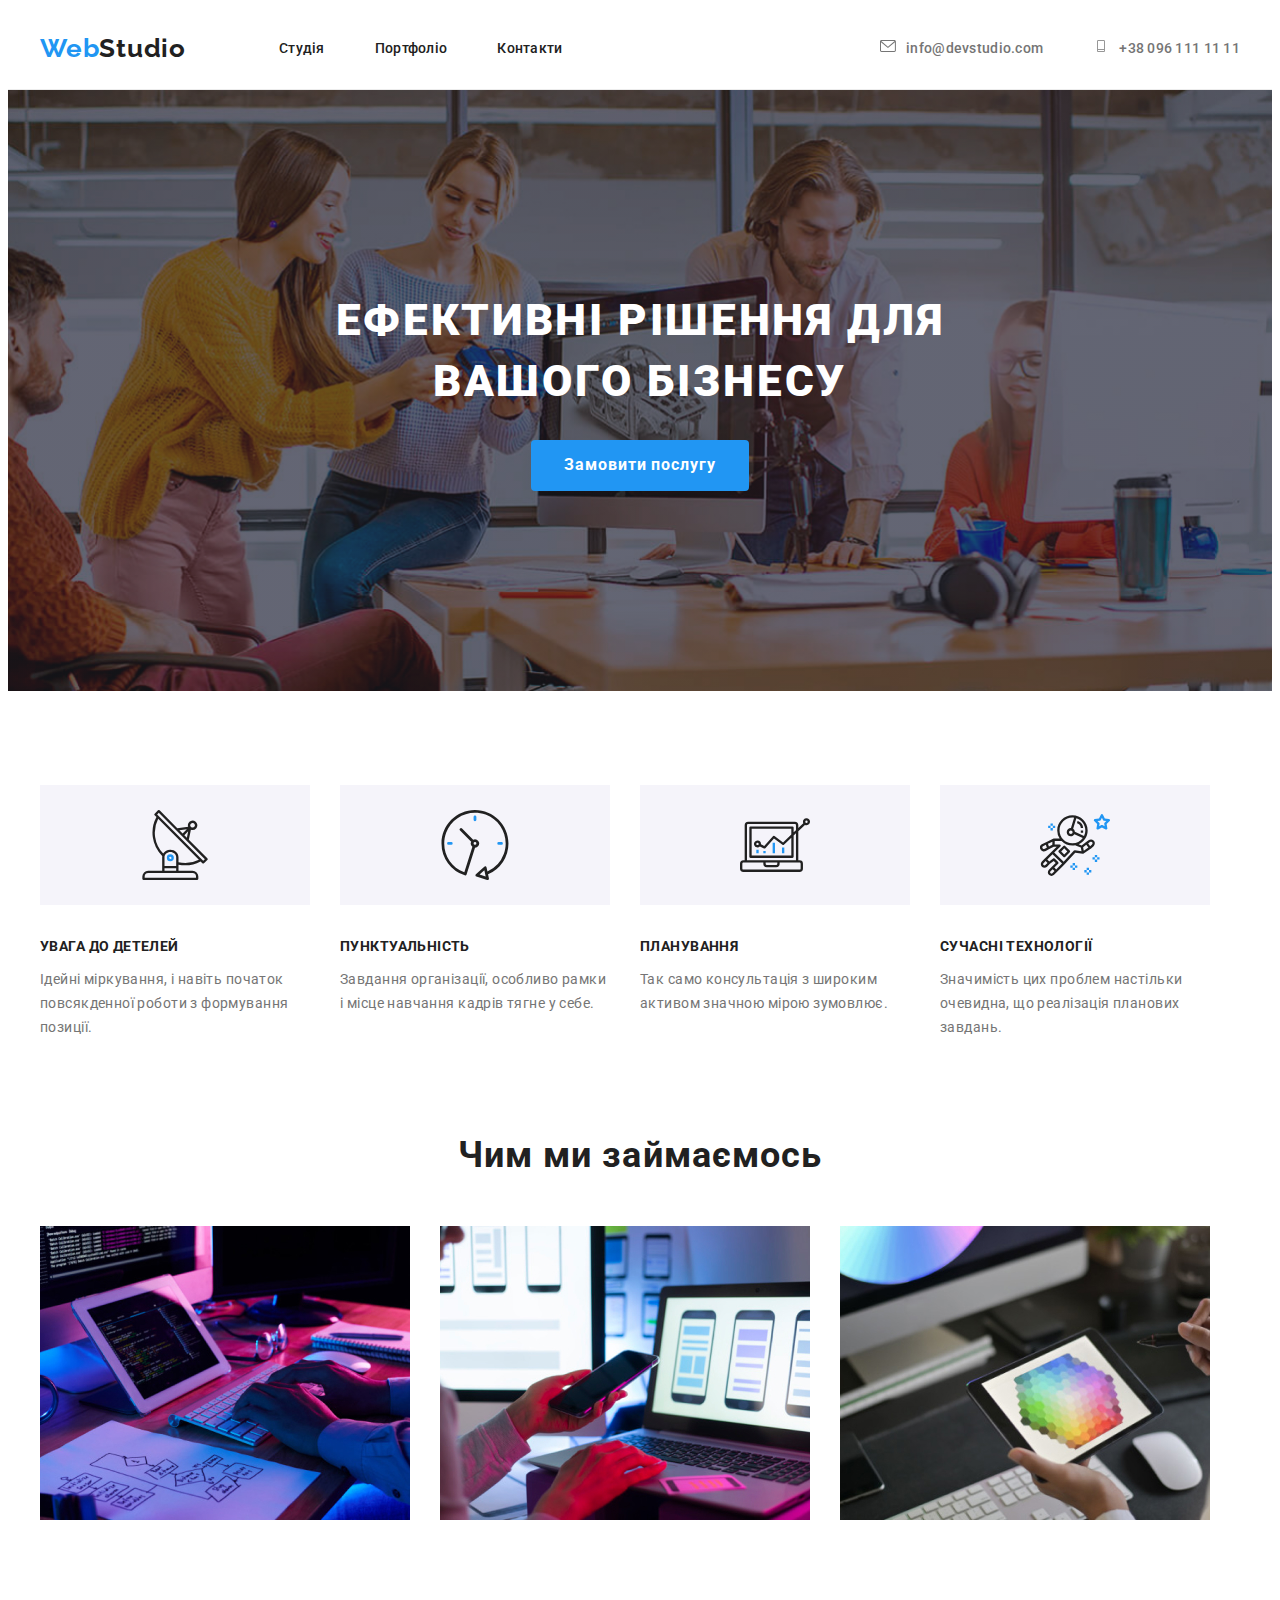
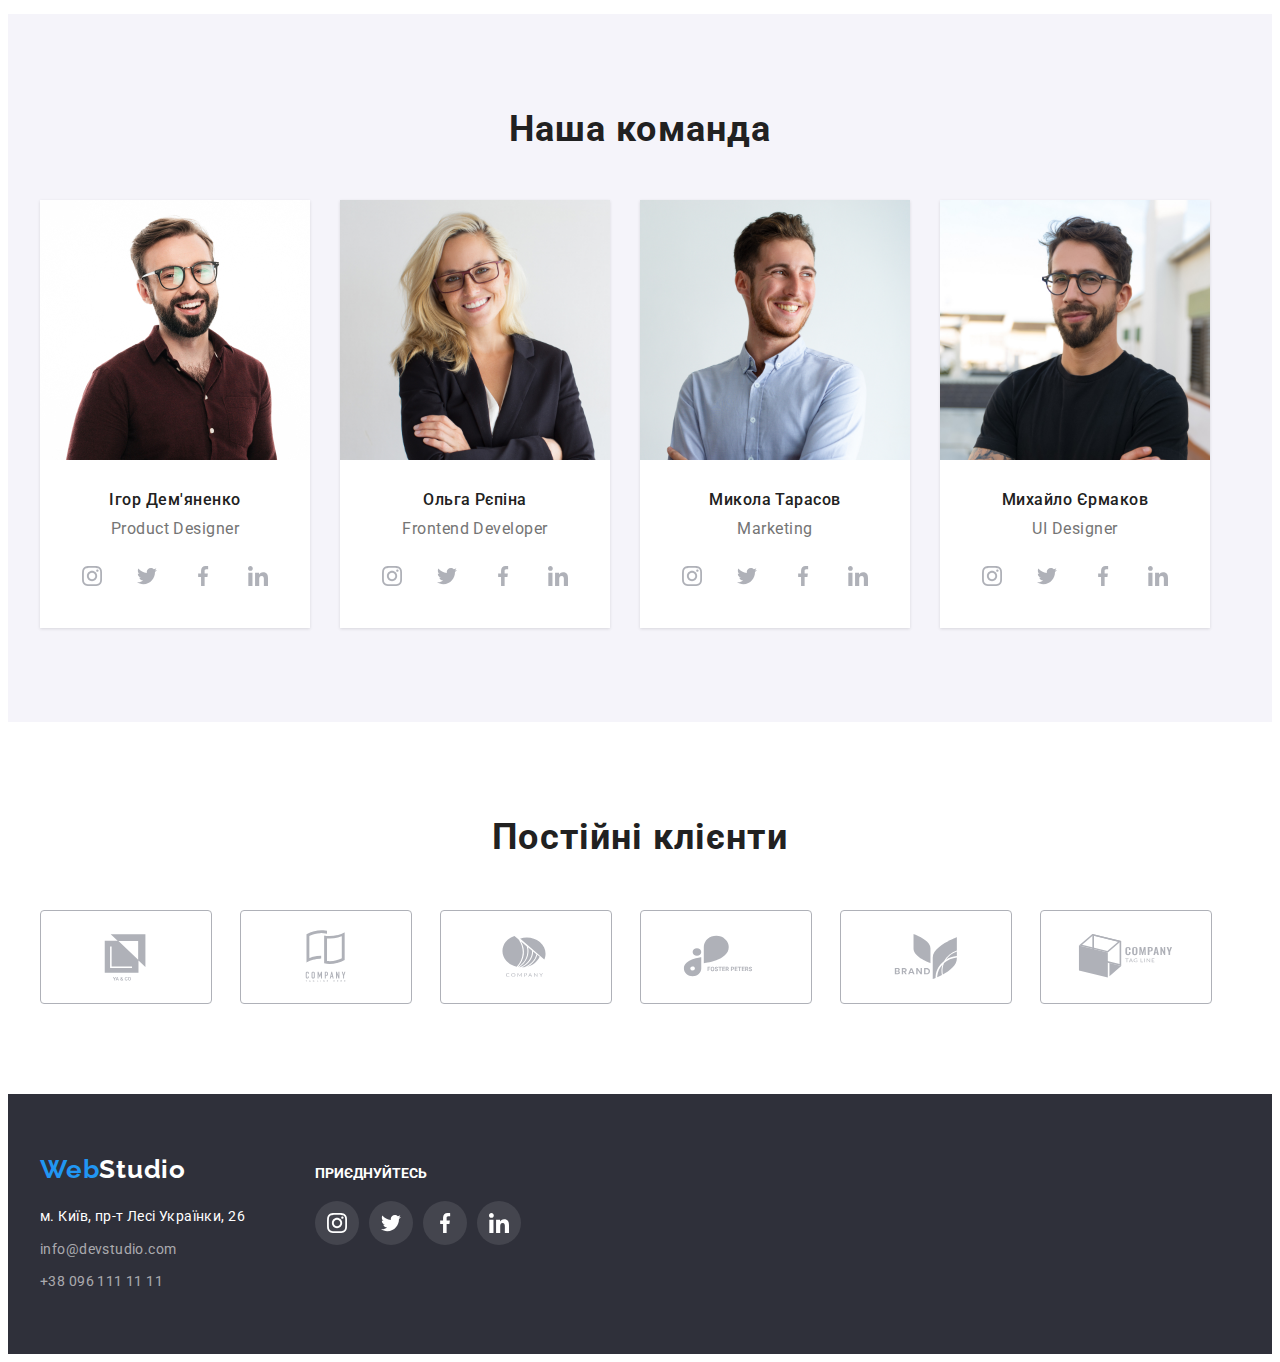
<file: index.html>
<!DOCTYPE html>
<html lang="uk">

<head>
    <meta charset="UTF-8">
    <meta http-equiv="X-UA-Compatible" content="IE=edge">
    <meta name="viewport" content="width=device-width, initial-scale=1.0">
    <title>Document</title>
    <link href="https://fonts.googleapis.com/css2?family=Raleway:wght@700&family=Roboto:wght@400;500;700;900&display=swap"
        rel="stylesheet">
    <!-- <link rel="stylesheet" href="node_modules/modern-normalize/modern-normalize.css"> -->
    <link rel="stylesheet" href="https://cdnjs.cloudflare.com/ajax/libs/modern-normalize/1.1.0/modern-normalize.min.css"
        integrity="sha512-wpPYUAdjBVSE4KJnH1VR1HeZfpl1ub8YT/NKx4PuQ5NmX2tKuGu6U/JRp5y+Y8XG2tV+wKQpNHVUX03MfMFn9Q=="
        crossorigin="anonymous" referrerpolicy="no-referrer" />
    <link rel="stylesheet" href="css/styles.css">
</head>

<body class="body">
    <!--site nav-->
    <header class="page-header">
            <div class="header container">
        <nav class="header-nav">
            <a href="/index.html" class="web-logo">Web<span class="studio-logo">Studio</span></a>
            <ul class="site-nav list">
                <li class="item"><a href="/index.html" class="link">Студія</a></li>
                <li class="item"><a href="./portfolio.html"class="link">Портфоліо</a></li>
                <li class="item"><a href="#"class="link">Контакти</a></li>
            </ul>
        </nav>
        <ul class="auth-nav list">
            <li class="item"><a href="mailto:info@devstudio.com" class="contacts"> 
            <svg class="contacts-svg" width="16" height="12">
                <use href="./images/icons.svg#icon-envelope">
                </use></svg>info@devstudio.com</a>
        </li>
               
            <li class="item"><a href="tel:+380961111111"class="contacts">
                <svg class="contacts-svg" width="16" height="12">
                    <use href="./images/icons.svg#icon-smartphone">
                    </use>
                </svg>+38 096 111 11 11</a>
                </li>
        
        </ul>
    </div>
    </header>

    <!--hero section-->
        <section class="hero-section">
    <div class="container">
        <div class="hero-content"> 
            <h1 class="hero-tittle">ЕФЕКТИВНІ РІШЕННЯ ДЛЯ ВАШОГО БІЗНЕСУ</h1>
            <button class="button-primery" type="button">Замовити послугу</button>
        </div>
    </div>
    </section>
    
    <!--our benefits--> 
    <section class="section-benefits">
        <div class="container"> 
        <!-- <h2 class="visually-hidden">Переваги</h2> -->
            <ul class="benefits list">
            <li class="item quality antenna">
                <h3 class="benefits-tittle">УВАГА ДО ДЕТЕЛЕЙ</h3>
                <p class="benefits-descr">Ідейні міркування, і навіть початок повсякденної роботи з формування позиції.</p>
            </li>
            <li class="item quality clock">
                <h3 class="benefits-tittle">ПУНКТУАЛЬНІСТЬ</h3>
                <p class="benefits-descr">Завдання організації, особливо рамки і місце навчання кадрів тягне у себе.</p>
            </li>
            <li class="item quality diagram">
                <h3 class="benefits-tittle">ПЛАНУВАННЯ</h3>
                <p class="benefits-descr">Так само консультація з широким активом значною мірою зумовлює.</p>
            </li>
            <li class="item quality astronaut">
                <h3 class="benefits-tittle">СУЧАСНІ ТЕХНОЛОГІЇ</h3>
                <p class="benefits-descr">Значимість цих проблем настільки очевидна, що реалізація планових завдань.</p>
            </li>
        </ul>
        </div>
    </section>

    <!--what do we do-->
    <section class="section-work">
        <div class="container">
        <h2 class="section-tittle">Чим ми займаємось</h2>
        <ul class="section-list list">
            <li class="item"><img src="images/program.jpg" alt="програміст" width="370"></li>
            <li class="item"><img src="images/designer.jpg" alt="вєб дизайнер" width="370"></li>
            <li class="item"><img src="images/creative.jpg" alt="робота з панелью кольорів" width="370"></li>
        </ul>
        </div>
    </section>

    <!--our team-->
    <section class="section-team-card">
        <div class="container">
    <h2 class="section-tittle">Наша команда</h2>
        <ul class="section-team list">
            <li class="item">
                <img src="images/igor.jpg" alt="дизайнер" width="270">
                <div class="team-card">
                <h3 class="name-tittle">Ігор Дем'яненко</h3>
                <p class="position-tittle">Product Designer</p>
                <ul class="svg-social-links">
                    <li>
                        <a href="#"class="social-links">
                            <svg vievBox="0 0 100" width="20" class="soc-links-svg">
                                <use xLink:href="./images/icons.svg#icon-instagram"></use>
                            </svg>
                        </a>
                    </li>
                    <li>
                        <a href="#" class="social-links">
                            <svg vievBox="0 0 100" width="20" class="soc-links-svg">
                                <use xLink:href="./images/icons.svg#icon-twitter"></use>
                            </svg>
                        </a>
                    </li>
                    <li>
                        <a href="#" class="social-links">
                            <svg vievBox="0 0 100" width="20" class="soc-links-svg">
                                <use xLink:href="./images/icons.svg#icon-facebook"></use>
                            </svg>
                        </a>
                    </li>
                    <li>
                        <a href="#" class="social-links">
                            <svg vievBox="0 0 100" width="20" class="soc-links-svg">
                                <use xLink:href="./images/icons.svg#icon-linkedin"></use>
                            </svg>
                        </a>
                    </li>
                </ul>
            </div>
            </li>
            <li class="item">
                <img src="images/olha.jpg" alt="фронтенд" width="270">
                <div class="team-card">
                <h3 class="name-tittle">Ольга Рєпіна</h3>
                <p class="position-tittle">Frontend Developer</p>
                <ul class="svg-social-links">
                    <li>
                        <a href="#" class="social-links">
                            <svg vievBox="0 0 100" width="20" class="soc-links-svg">
                                <use xLink:href="./images/icons.svg#icon-instagram"></use>
                            </svg>
                        </a>
                    </li>
                    <li>
                        <a href="#" class="social-links">
                            <svg vievBox="0 0 100" width="20" class="soc-links-svg">
                                <use xLink:href="./images/icons.svg#icon-twitter"></use>
                            </svg>
                        </a>
                    </li>
                    <li>
                        <a href="#" class="social-links">
                            <svg vievBox="0 0 100" width="20" class="soc-links-svg">
                                <use xLink:href="./images/icons.svg#icon-facebook"></use>
                            </svg>
                        </a>
                    </li>
                    <li>
                        <a href="#" class="social-links">
                            <svg vievBox="0 0 100" width="20" class="soc-links-svg">
                                <use xLink:href="./images/icons.svg#icon-linkedin"></use>
                            </svg>
                        </a>
                    </li>
                </ul>
            </div>
            </li>
            <li class="item">
                <img src="images/mykola.jpg" alt="маркетолог" width="270">
                <div class="team-card">
                <h3 class="name-tittle">Микола Тарасов</h3>
                <p class="position-tittle">Marketing</p>
                <ul class="svg-social-links">
                    <li>
                        <a href="#" class="social-links">
                            <svg vievBox="0 0 100" width="20" class="soc-links-svg">
                                <use xLink:href="./images/icons.svg#icon-instagram"></use>
                            </svg>
                        </a>
                    </li>
                    <li>
                        <a href="#" class="social-links">
                            <svg vievBox="0 0 100" width="20" class="soc-links-svg">
                                <use xLink:href="./images/icons.svg#icon-twitter"></use>
                            </svg>
                        </a>
                    </li>
                    <li>
                        <a href="#" class="social-links">
                            <svg vievBox="0 0 100" width="20" class="soc-links-svg">
                                <use xLink:href="./images/icons.svg#icon-facebook"></use>
                            </svg>
                        </a>
                    </li>
                    <li>
                        <a href="#" class="social-links">
                            <svg vievBox="0 0 100" width="20" class="soc-links-svg">
                                <use xLink:href="./images/icons.svg#icon-linkedin"></use>
                            </svg>
                        </a>
                    </li>
                </ul>
            </div>
            </li>
            <li class="item">
                <img src="images/mykhaylo.jpg" alt="ui дизайнер" width="270">
                <div class="team-card">
                <h3 class="name-tittle">Михайло Єрмаков</h3>
                <p class="position-tittle">UI Designer</p>
                <ul class="svg-social-links">
                    <li>
                        <a href="#" class="social-links">
                            <svg vievBox="0 0 100" width="20" class="soc-links-svg">
                                <use xLink:href="./images/icons.svg#icon-instagram"></use>
                            </svg>
                        </a>
                    </li>
                    <li>
                        <a href="#" class="social-links">
                            <svg vievBox="0 0 100" width="20" class="soc-links-svg">
                                <use xLink:href="./images/icons.svg#icon-twitter"></use>
                            </svg>
                        </a>
                    </li>
                    <li>
                        <a href="#" class="social-links">
                            <svg vievBox="0 0 100" width="20" class="soc-links-svg">
                                <use xLink:href="./images/icons.svg#icon-facebook"></use>
                            </svg>
                        </a>
                    </li>
                    <li>
                        <a href="#" class="social-links">
                            <svg vievBox="0 0 100" width="20" class="soc-links-svg">
                                <use xLink:href="./images/icons.svg#icon-linkedin"></use>
                            </svg>
                        </a>
                    </li>
                </ul>
            </div>
            </li>
        </ul>
        </div>
    </section>
    <!--clients-->
    <section class="section-clients">
        <div class="container">
            <h2 class="clients-tittle">Постійні клієнти</h2>
            <ul class="clients-list">
                <li class="clients-item">
                    <a href="#" class="link clients-link"> 
                    <svg class="clients-svg" width="106" height="60">
                     <use xLink:href="./images/icons.svg#icon-yaco"></use>
                </svg>
                </a>
                </li>
                <li class="clients-item">
                <a href="#" class="link clients-link">
                    <svg class="clients-svg" width="106" height="60">
                        <use xLink:href="./images/icons.svg#icon-taglinehere"></use>
                    </svg>
                </a>
                </li>
                <li class="clients-item">
                <a href="#" class="link clients-link">
                    <svg class="clients-svg" width="106" height="60">
                        <use xLink:href="./images/icons.svg#icon-company"></use>
                    </svg>
                </a>
                </li>
                <li class="clients-item">
                    <a href="#" class="link clients-link">
                        <svg class="clients-svg" width="106" height="60">
                            <use xLink:href="./images/icons.svg#icon-foster"></use>
                        </svg>
                    </a>
                </li>
                <li class="clients-item">
                    <a href="#" class="link clients-link">
                        <svg class="clients-svg" width="106" height="60">
                            <use xLink:href="./images/icons.svg#icon-brand"></use>
                        </svg>
                    </a>
                </li>
                <li class="clients-item">
                    <a href="#" class="link clients-link">
                        <svg class="clients-svg" width="106" height="60">
                            <use xLink:href="./images/icons.svg#icon-tegline"></use>
                        </svg>
                    </a>
                </li>
            </ul>
        </div>
    </section>

    
    <!--footer-->
    <footer class="footer">
        <div class="container footer-container">
            <div class="container-footer-adress">
        <a href="/index.html" class="web-logo">Web<span class="studio-logo-footer">Studio</span></a>
        <address>
            <ul class="list">
                <li class="item"><a href="adress:м.Київ,пр-тЛесіУкраїнки,26" class="footer-adress">м. Київ, пр-т Лесі Українки, 26</a></li>
                <li class="item"><a href="mailto:info@devstudio.com" class="footer-contact">info@devstudio.com</a></li>
                <li class="item"><a href="tel:+380961111111" class="footer-contact">+38 096 111 11 11</a></li>
            </ul>
        </address>
    </div>
    <div class="container-join-us">
        <p class="join-us">приєднуйтесь</p>
        <ul class="footer-svg">
            <li class="social-link">
                <a href="#" class="footer-social-link">
                <svg class="clients-svg" width="20" height="20">
                    <use xLink:href="./images/icons.svg#icon-instagram"></use>
                </svg>
                </a>
            </li>
            <li class="social-link">
                <a href="#" class="footer-social-link">
                    <svg class="clients-svg" width="20" height="20">
                        <use xLink:href="./images/icons.svg#icon-twitter"></use>
                    </svg>
                </a>
            </li>
            <li class="social-link">
                <a href="#" class="footer-social-link">
                    <svg class="clients-svg" width="20" height="20">
                        <use xLink:href="./images/icons.svg#icon-facebook"></use>
                    </svg>
                </a>
            </li>
            <li class="social-link">
                <a href="#" class="footer-social-link">
                    <svg class="clients-svg" width="20" height="20">
                        <use xLink:href="./images/icons.svg#icon-linkedin"></use>
                    </svg>
                </a>
            </li>

        </ul>
    </div>
    </div>
    </footer>
</body>
</html>
</file>
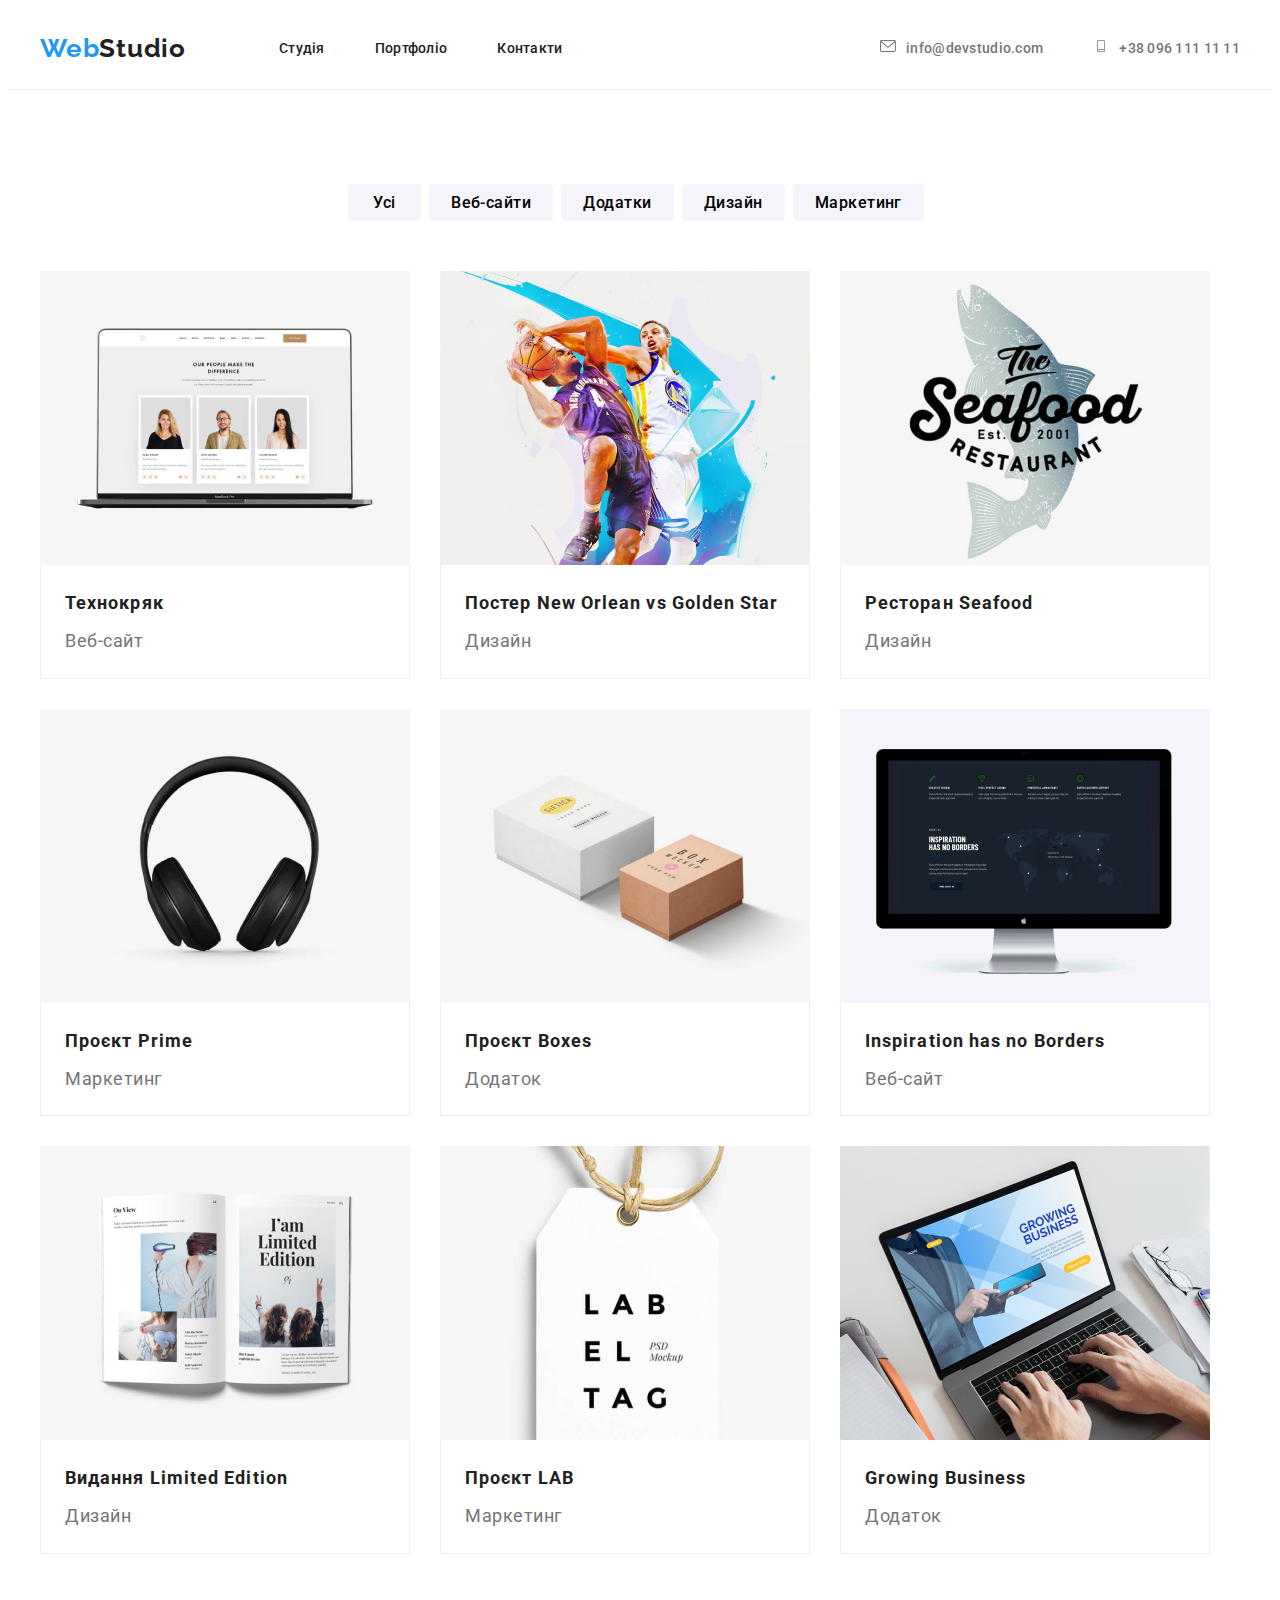
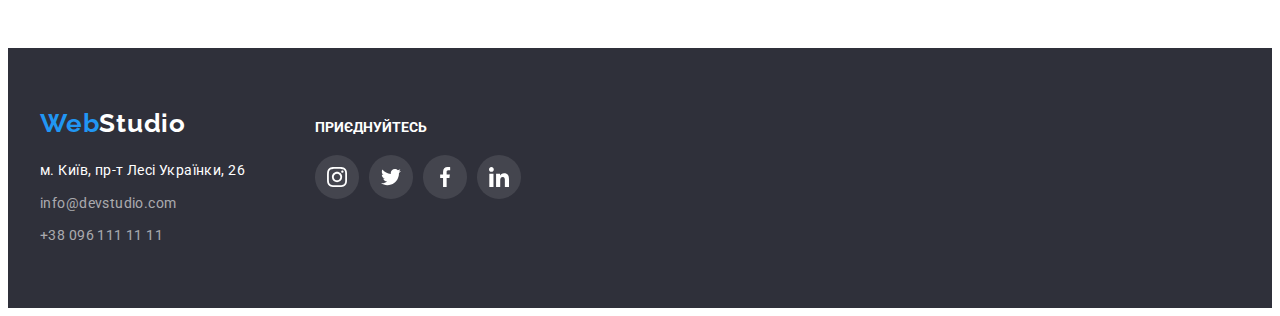
<file: portfolio.html>
<!DOCTYPE html>
<html lang="uk">
<head>
    <meta charset="UTF-8">
    <meta http-equiv="X-UA-Compatible" content="IE=edge">
    <meta name="viewport" content="width=device-width, initial-scale=1.0">
    <title>Document</title>
    <link href="https://fonts.googleapis.com/css2?family=Raleway:wght@700&family=Roboto:wght@400;500;700;900&display=swap"
        rel="stylesheet">
    <!-- <link rel="stylesheet" href="node_modules/modern-normalize/modern-normalize.css"> -->
    <link rel="stylesheet" href="https://cdnjs.cloudflare.com/ajax/libs/modern-normalize/1.1.0/modern-normalize.min.css"
        integrity="sha512-wpPYUAdjBVSE4KJnH1VR1HeZfpl1ub8YT/NKx4PuQ5NmX2tKuGu6U/JRp5y+Y8XG2tV+wKQpNHVUX03MfMFn9Q=="
        crossorigin="anonymous" referrerpolicy="no-referrer"/>
    <link rel="stylesheet" href="css/styles.css">
</head>
<body class="body">
    <!--site nav-->
<header class="page-header">
    <div class="header container">
        <nav class="header-nav">
            <a href="/index.html" class="web-logo">Web<span class="studio-logo">Studio</span></a>
            <ul class="site-nav list">
                <li class="item"><a href="/index.html" class="link">Студія</a></li>
                <li class="item"><a href="./portfolio.html"class="link">Портфоліо</a></li>
                <li class="item"><a href="#"class="link">Контакти</a></li>
            </ul>
        </nav>
        <ul class="auth-nav list">
            <li class="item"><a href="mailto:info@devstudio.com" class="contacts"> 
            <svg class="contacts-svg" width="16" height="12">
                <use href="./images/icons.svg#icon-envelope">
                </use></svg>info@devstudio.com</a>
        </li>
               
            <li class="item"><a href="tel:+380961111111"class="contacts">
                <svg class="contacts-svg" width="16" height="12">
                    <use href="./images/icons.svg#icon-smartphone">
                    </use>
                </svg>+38 096 111 11 11</a>
                </li>
        </ul>
    </div>
</header>

    <!--nav buttons and portfolio-->
    <main>
    <section class="section-portfolio">
        <div class="container">
        <h1 class="tittle-portfolio" hidden>Наші роботи</h1>
        <ul class="portfolio-projects list">
            <li class="item"><button type="button"class="filter-btn">Усі</button></li> 
            <li class="item"><button type="button"class="filter-btn">Веб-сайти</button></li>
            <li class="item"><button type="button"class="filter-btn">Додатки</button></li>
            <li class="item"><button type="button"class="filter-btn">Дизайн</button></li>
            <li class="item"><button type="button"class="filter-btn">Маркетинг</button></li>
        </ul>
        <ul class="portfolio-card list">
        <!-- <div class="contain-card">   -->
            <li class="item">
                <img src="images/monitor.jpg" alt="зоображення монітору з сайтом" width="370">
                <div class="project-container">
                <h2 class="project-tittle">Технокряк</h2>
                <p class="project-category">Веб-сайт</p>
                </div>
            </li>
            <li class="item">
                <img src="images/bascketplayers.jpg" alt="зоображення постеру з баскетболістами" width="370">
                <div class="project-container">
                <h2 class="project-tittle">Постер New Orlean vs Golden Star</h2>
                <p class="project-category">Дизайн</p>
                </div>
            </li>
            <li class="item">
                <img src="images/restaurant_sign.jpg" alt="зоображення вивіски ресторану" width="370">
                <div class="project-container">
                <h2 class="project-tittle">Ресторан Seafood</h2>
                <p class="project-category">Дизайн</p>
                </div>
            </li>
            <li class="item">
                <img src="images/headphones.jpg" alt="зоображення навушників" width="370">
                <div class="project-container">
                <h2 class="project-tittle">Проєкт Prime</h2>
                <p class="project-category">Маркетинг</p>
                </div>
            </li>
            <li class="item">
                <img src="images/boxes.jpg" alt="зоображення коробок" width="370">
                <div class="project-container">
                <h2 class="project-tittle">Проєкт Boxes</h2>
                <p class="project-category">Додаток</p>
                </div>
            </li>
            <li class="item">
                <img src="images/insperation.jpg" alt="зоображення монітору з сайтом" width="370">
                <div class="project-container">
                <h2 class="project-tittle">Inspiration has no Borders</h2>
                <p class="project-category">Веб-сайт</p>
                </div>
            </li>
            <li class="item">
                <img src="images/book.jpg" alt="зоображення книги" width="370">
                <div class="project-container">
                <h2 class="project-tittle">Видання Limited Edition</h2>
                <p class="project-category">Дизайн</p>
                </div>
            </li>
            <li class="item">
                <img src="images/Lab.jpg" alt="зоображення етикетки" width="370">
                <div class="project-container">
                <h2 class="project-tittle">Проєкт LAB</h2>
                <p class="project-category">Маркетинг</p>
                </div>
            </li>
            <li class="item">
                <img src="images/growing.jpg" alt="зоображення ноутбуку" width="370">
                <div class="project-container">
                <h2 class="project-tittle">Growing Business</h2>
                <p class="project-category">Додаток</p>
                </div>
            </li>
        </div>
        </ul>
        <!-- </div> -->
    </section>
    </main>

    <!--footer-->
        <footer class="footer">
            <div class="container footer-container">
                <div class="container-footer-adress">
                    <a href="/index.html" class="web-logo">Web<span class="studio-logo-footer">Studio</span></a>
                    <address>
                        <ul class="list">
                            <li class="item"><a href="adress:м.Київ,пр-тЛесіУкраїнки,26" class="footer-adress">м. Київ, пр-т
                                    Лесі Українки, 26</a></li>
                            <li class="item"><a href="mailto:info@devstudio.com" class="footer-contact">info@devstudio.com</a>
                            </li>
                            <li class="item"><a href="tel:+380961111111" class="footer-contact">+38 096 111 11 11</a></li>
                        </ul>
                    </address>
                </div>
                <div class="container-join-us">
                    <p class="join-us">приєднуйтесь</p>
                    <ul class="footer-svg">
                        <li class="social-link">
                            <a href="#" class="footer-social-link">
                                <svg class="clients-svg" width="20" height="20">
                                    <use xLink:href="./images/icons.svg#icon-instagram"></use>
                                </svg>
                            </a>
                        </li>
                        <li class="social-link">
                            <a href="#" class="footer-social-link">
                                <svg class="clients-svg" width="20" height="20">
                                    <use xLink:href="./images/icons.svg#icon-twitter"></use>
                                </svg>
                            </a>
                        </li>
                        <li class="social-link">
                            <a href="#" class="footer-social-link">
                                <svg class="clients-svg" width="20" height="20">
                                    <use xLink:href="./images/icons.svg#icon-facebook"></use>
                                </svg>
                            </a>
                        </li>
                        <li class="social-link">
                            <a href="#" class="footer-social-link">
                                <svg class="clients-svg" width="20" height="20">
                                    <use xLink:href="./images/icons.svg#icon-linkedin"></use>
                                </svg>
                            </a>
                        </li>
                    </ul>
                </div>
            </div>
        </footer>
</body>
</html>
</file>
<file: css/styles.css>
:root {
    /* colors */
--primery-text-color: #757575; 
--tittle-text-color: #212121;
--secondary-text-color: #FFFFFF;
--accent-color: #2196F3;
--primery-bg-color: #F5F5F5;
--footer-text-color: rgba(255, 255, 255, 0.6);
--secondary-bg-color: #2F303A;
--thirt-bg-color: #F5F4FA;
--border-color: #EEEEEE;
--icon-color: #AFB1B8;

   /* fonts */
--main-font: 'Roboto', sans-serif;
--secondary-font: 'Raleway', sans-serif;
}


ul {
    margin: 0;
    padding: 0;
}

img {
    display: block;
}

.list {
    list-style: none;
    margin: 0;
    padding: 0;
}

.link {
    list-style: none;
    margin: 0;
    padding: 0;
}

h1,
h2,
h3,
h4,
h5,
h6,
p {
    margin-top: 0;
}

/*body*/

/* header */

header {
    border-bottom: 1px solid #ECECEC;

}

header a {
    padding-bottom: 32px;
    padding-top: 32px;
}

.container {
    width: 1200px;
    margin-left: auto;
    margin-right: auto;
    padding-left: 15px;
    padding-right: 15px;
    /* margin: 0 auto;
    padding: 0 16px; */
}

.header.container {
    display: flex;
    align-items: center;
    justify-content: space-between;
   
}

.header-nav {
    display: flex;
    align-items: center;
    justify-content: space-between;
}

.site-nav .item{
  margin-right: 50px;  
}
.site-nav .item:last-child {
    margin-right: 0;
} 

.page-header {
    /* padding-top: 32px; */
    background-color: #FFFFFF;
}


body {
    
    font-family: var(--main-font);
    color: var(--tittle-text-color);
    /* width: 1600px;
    height: 2346px; */
}

/* site nav */
.site-nav link {
color: var(--tittle-text-color);    
}
.web-logo {
padding-top: 24px;
padding-bottom: 24px;
color: var(--accent-color);
font-family: var(--secondary-font);
text-decoration: none;
font-weight: 700;
font-size: 26px;
line-height: 1.2;
letter-spacing: 0.03em;    
}
.studio-logo {
padding-top: 24px;
padding-bottom: 24px;
color: var(--tittle-text-color);
font-family: var(--secondary-font);
text-decoration: none;
font-weight: 700;
font-size: 26px;
line-height: 1.2;
letter-spacing: 0.03em;
}

.header {
    display: flex;
    align-items: center;
}

.header :last-child {
    margin-right: 0;
}

.site-nav {
display: flex;
margin-left: 93px;
margin-bottom: 0;
margin-top: 0;
}
.site-nav :hover,
.site-nav :focus :active {
    color: var(--accent-color);}


.link {
display: block;
padding-top: 32px;
padding-bottom: 32px;
color: var(--tittle-text-color);
text-decoration: none;
font-family: inherit;
font-weight: 500;
font-size: 14px;
line-height: 1.2;
letter-spacing: 0.02em;
}
.link.current {
color: var(--accent-color);    
}



.auth-nav.list .item + .item {
    margin-left:  50px;
    display: flex;
    padding-left: 0;
}

.auth-nav.list {
    display: flex;
    margin-left: auto;
}


.contacts {
justify-content: end;
display: flex;
color: var(--primery-text-color);
text-decoration: none;
font-family: inherit;
font-weight: 500;
font-size: 14px;
line-height: 1.2;
letter-spacing: 0.02em;
}

.contacts-svg {
    display: flex;
    background-size: auto;
    fill: var(--primery-text-color);
    align-items: center;
}

/* .contacts-svg:hover,
.contacts-svg:focus :active
{fill: var(--accent-color);} */

.auth-nav :hover,
.auth-nav :focus :active {
    color: var(--accent-color);
    fill: var(--accent-color);
}
.contacts-svg :hover,
.contacts-svg :focus :active {
    fill: var(--accent-color);}

.contacts-svg:nth-child(1) {
    margin-right: 10px;
} 
/* .contacts-svg a: {
    margin-right: 10px;
} */


/* .contacts-svg-current:nth-child(1) {
    margin-right: 10px;
} */
/* .contacts-svg:hover,
.contacts-svg:focus {
    color: var(--accent-color);
} */

/* .link:hover,
.link:focus {
    color: var(--accent-color);
} */
/* .site-nav .list:hover,
.site-nav .list:focus {
    color: var(--accent-color);
}
.site-nav {
color: var(--accent-color);} */


/* hero */
.hero-section {
    background-color: #2F303A;
    text-align: center;
    padding-top: 200px;
    padding-bottom: 200px;
    max-width: 1600px;
    margin-left: auto;
    margin-right: auto;
    background-image: linear-gradient(to right,
    rgba(47, 48, 58, 0.4),
    rgba(47, 48, 58, 0.4) 
       ),
    url("../images/overlay.jpg");
    background-position: center;
    background-repeat: no-repeat;
    background-size: cover;

}

.hero-tittle {
margin: 0 auto;
margin-bottom: 30px;
Width: 696px; 
Height: 120px;
color: var(--secondary-text-color);
font-weight: 900;
font-size: 44px;
line-height: 1.4;
text-align: center;
letter-spacing: 0.06em;
text-transform: uppercase;    
}


/* button */
.button {
    
} 
.button-primery {
    border: 1px solid transparent;
    border-radius: 4px;
    padding: 10px 32px;
    color: #FFFFFF;
    background-color: var(--accent-color);
    font-family: var(--main-font);
    font-weight: 700;
    font-size: 16px;
    line-height: 1.8;
    letter-spacing: 0.06em;
    cursor: pointer;
    text-align: center;

}
.button-primery:hover,
.button-primery:focus {
background-color: var(--accent-color
);
}    
/* our benefits */
.section-benefits {
    padding-top: 94px;
    padding-bottom: 94px;
    /* background-color: var(--primery-bg-color); */
}

.benefits {
    display: flex;
}

.benefits .item + .item {
    margin-left: 30px;
}

.benefits .item {
width: 270px;
margin-right: 0;
padding-inline-start: 0;
}

.benefits-tittle {
    margin-top: 0;
    margin-bottom: 10px;
    color: var(--tittle-text-color);
    font-weight: 700;
    font-size: 14px;
    line-height: 1.7;
    letter-spacing: 0.03em;
}
.benefits-descr {
    color: var(--primery-text-color);
    font-size: 14px;
    line-height: 1.7;
    letter-spacing: 0.03em;
    margin-bottom: 0;
}
.item quality {
    width: 270px;
}
.quality::before {
display: block;
content: "";
height: 120px;
background-color: var(--thirt-bg-color);
background-size: 70px 70px;
background-repeat: no-repeat;
background-position: center;
margin-bottom: 30px;
}
.antenna::before {
    background-image: url(../images/antenna.svg)
}
.clock::before {
    background-image: url(../images/clock.svg);
}
.diagram::before {
    background-image: url(../images/diagram.svg);
}
.astronaut::before {
    background-image: url(../images/astronaut.svg);
}
/* what do we do */
.section-work {
    /* padding-top: 94px; */
    padding-bottom: 94px;
    /* background-color: var(--primery-bg-color);} */
}
.section-tittle {
margin-bottom: 50px;
padding-top: 0;
color: var(--tittle-text-color);
font-weight: 700;
font-size: 36px;
line-height: 1.17;
text-align: center;
letter-spacing: 0.03em;
}

.section-work .list {
    display: flex;
}

.section-work .list .item + .item {
margin-left:  30px;
}

/* our team */

.section-team-card {
padding-top: 94px;
padding-bottom: 94px;
background-color: var(--thirt-bg-color);
}

.section-team-card .list {
    display: flex;
}

.section-team-card .list .item+.item {
margin-left: 30px;
}
.section-team-card .item {
    background-color: var(--secondary-text-color);
    box-shadow: 0px 2px 1px 0px #00000033;
        box-shadow: 0px 1px 1px 0px #00000024;
        box-shadow: 0px 1px 3px 0px #0000001F;
        width: 270px;
}

.team-card {
    padding: 30px 30px;
}

.name-tittle {
    margin-bottom: 10px;
    color: var(--tittle-text-color);
    font-weight: 500;
    font-size: 16px;
    line-height: 1.2;
    text-align: center;
    letter-spacing: 0.03em;
}
.position-tittle {
    color: var(--primery-text-color);
    font-size: 16px;
    line-height: 1.2;
    text-align: center;
    letter-spacing: 0.03em;
    margin-bottom: 0;
}
.svg-social-links {
    display: flex;
    justify-content: space-between;
    padding-inline-start: 0px;
    margin-top: 16px;
    list-style: none;
}

.social-links {
    display: flex;
    justify-content: center;
    align-items: center;
    width: 44px;
    height: 44px;
    color: var(--icon-color);
    border-radius: 50%;
}

.social-links:hover,
.social-links:focus {
    background-color: var(--accent-color);
    color: var(--secondary-text-color);
    outline: none;
}
.soc-links-svg,
.soc-links-svg:hover {
    fill: currentColor;
}

/* clients */

.section-clients {
    padding-top: 94px;
    padding-bottom: 94px;
}
.clients-tittle {
    padding-top: 0;
    margin-bottom: 50px;
    font-weight: 700;
    font-size: 36px;
    line-height: 1.2;
    text-align: center;
    letter-spacing: 0.03em;
    color: var(--tittle-text-color);
}
.clients-list {
    list-style: none;
    display: flex;
    flex-wrap: wrap;
    padding-inline-start: 0px;
}
.clients-item {
    width: 170px;
    height: 90px;
    margin-right: 30px;
    margin-bottom: 30px;
}
.clients-link {
    display: flex;
    align-items: center;
    justify-content: center;
    width: 100%;
    /* height: 100%; */
    /* fill: var(--icon-color); */
    color: var(--icon-color);
    border: 1px solid var(--icon-color);
    border-radius: 4px;
    padding: 0px;
    height: 92px;
    
    
}
.clients-item:nth-child(6n) {
    margin-right: 0px;
}
.clients-item:nth-child(-n+6) {
    margin-bottom: 0px;
}
.clients-link:hover,
.clients-link:focus {
    color: var(--accent-color);
    border: 1px solid var(--accent-color);
    outline: none;
}
.clients-svg {
    fill: currentColor;
}

/* footer */
.footer {
    background-color: var(--secondary-bg-color);
    padding-top: 60px;
    padding-bottom: 60px;
}


.studio-logo-footer {
    margin-bottom: 20px;
    color: var(--secondary-text-color);
    text-decoration: none;
    font-family: var(--secondary-font);
    font-weight: 700;
    font-size: 26px;
    line-height: 1.2;
    letter-spacing: 0.03em;
}
.footer-adress {
    margin-top: 20px;
    display: block;
    color: var(--secondary-text-color);
    font-style: normal;
    text-decoration: none;
    font-size: 14px;
    line-height: 1.7;
    letter-spacing: 0.03em;
}
.footer-contact {
    display: block;
    color: var(--footer-text-color);
    font-style: normal;
    text-decoration: none;
    font-size: 14px;
    line-height: 1.7;
    letter-spacing: 0.03em;
}
.footer-adress:hover,
.footer-adress:focus {
    color: var(--accent-color);
}
.footer-contact:hover,
.footer-contact:focus {
    color: var(--accent-color);
}

.footer .list .item 
{
    margin-bottom: 9px;
}

.footer .list .item:last-child {
    margin-bottom: 0px;
}
.join-us {
    font-size: 14px;
    line-height: 1.17;
    text-transform: uppercase;
    font-weight: 700;
    margin-top: 0px;
    margin-bottom: 20px;
    color: var(--secondary-text-color);
}
.footer-svg {
    display: flex;
    padding-inline-start: 0px;
    margin: 0 auto;
    list-style: none;
}
.container-footer-adress {
    margin-right: 70px;
}
.footer-container {
    display: flex;
    align-items: baseline;

}

.container-join-us {
    margin-right: 70px;
}
.social-link {
    justify-content: space-between;
    margin: 0 auto;
}
.footer-svg .social-link:not(:last-child) {
    margin-right: 10px;
}
.footer-social-link {
    display: flex;
    justify-content: center;
    align-items: center;
    width: 44px;
    height: 44px;
    color: var(--secondary-text-color);
    background-color: rgba(255, 255, 255, 0.1);
    border-radius: 50%;
}

.footer-social-link:hover,
.footer-social-link:focus {
    background-color: var(--accent-color);
    outline: none;
}



/* portfolio css */
.section-portfolio {
padding-bottom: 94px;
padding-top: 94px;
} 

.portfolio-projects {
border-radius: 4px;
display: flex;
justify-content: center;
margin-bottom: 50px;
}
/* .filter-btn-current {
    background-color: var(--accent-color);
    color: var(--secondary-text-color);
    border-radius: 4px;
    border: 1px solid transparent;
    min-width: 73px;
    padding: 6px 22px;
    font-family: var(--main-font);
    font-weight: 500;
    font-size: 16px;
    line-height: 1.6;
    text-align: center;
    letter-spacing: 0.03em;
    cursor: pointer;
    border: none;
    margin-right: 8px;
    } */

.filter-btn {
border-radius: 4px;
border: 1px solid transparent;
min-width: 73px; padding: 6px 22px;
background-color:var(--thirt-bg-color);
font-family: var(--main-font);
font-weight: 500;
font-size: 16px;
line-height: 1.6;
text-align: center;    
letter-spacing: 0.03em;
cursor: pointer;
border: none;
margin-right: 8px;
}
/* .filter-btn :last-child {
    margin-right: 0px;
} */

/* .filter-btn ul:hover
.filter-btn ul:focus {
background-color: var(--accent-color);
color: var(--tittle-text-color);
}  */

.portfolio-projects .filter-btn:hover,
.portfolio-projects .filter-btn:focus {
background-color: var(--accent-color);
color: var(--secondary-text-color);
box-shadow: 0px 2px 2px 0px rgba(0, 0, 0, 0.12);
box-shadow: 0px 1px 2px 0px rgba(0, 0, 0, 0.08);
box-shadow: 0px 3px 1px 0px rgba(0, 0, 0, 0.1);
}


/* .portfolio-projects.list .item + .item {
    margin-right: 8px;
} */

.portfolio-card {
    display: flex;
    flex-wrap: wrap;
    gap: 30px;
}

.portfolio-card li:hover,
.portfolio-card li:focus {
box-shadow: 0px 2px 2px 0px rgba(0, 0, 0, 0.12);

box-shadow: 0px 1px 2px 0px rgba(0, 0, 0, 0.08);
box-shadow: 0px 3px 1px 0px rgba(0, 0, 0, 0.1);
}



.project-container {
    padding: 20px 24px;
    border-left: 1px solid var(--border-color);
    border-right: 1px solid var(--border-color);
    border-bottom: 1px solid var(--border-color);
}



p.project-category {
    margin-bottom: 0px;}



.project-tittle {

margin-bottom: 4px;
color: var(--tittle-text-color);   
font-size: 18px;
line-height: 2.0;
letter-spacing: 0.06em; 
}

.p .project-category {
    margin-bottom: 0px;
}

.project-category {
/* padding: 20px 24px; */
/* margin-left: 24px; */
color: var(--primery-text-color); 
font-size: 18px;
line-height: 1.8;
letter-spacing: 0.03em;
}
</file>
